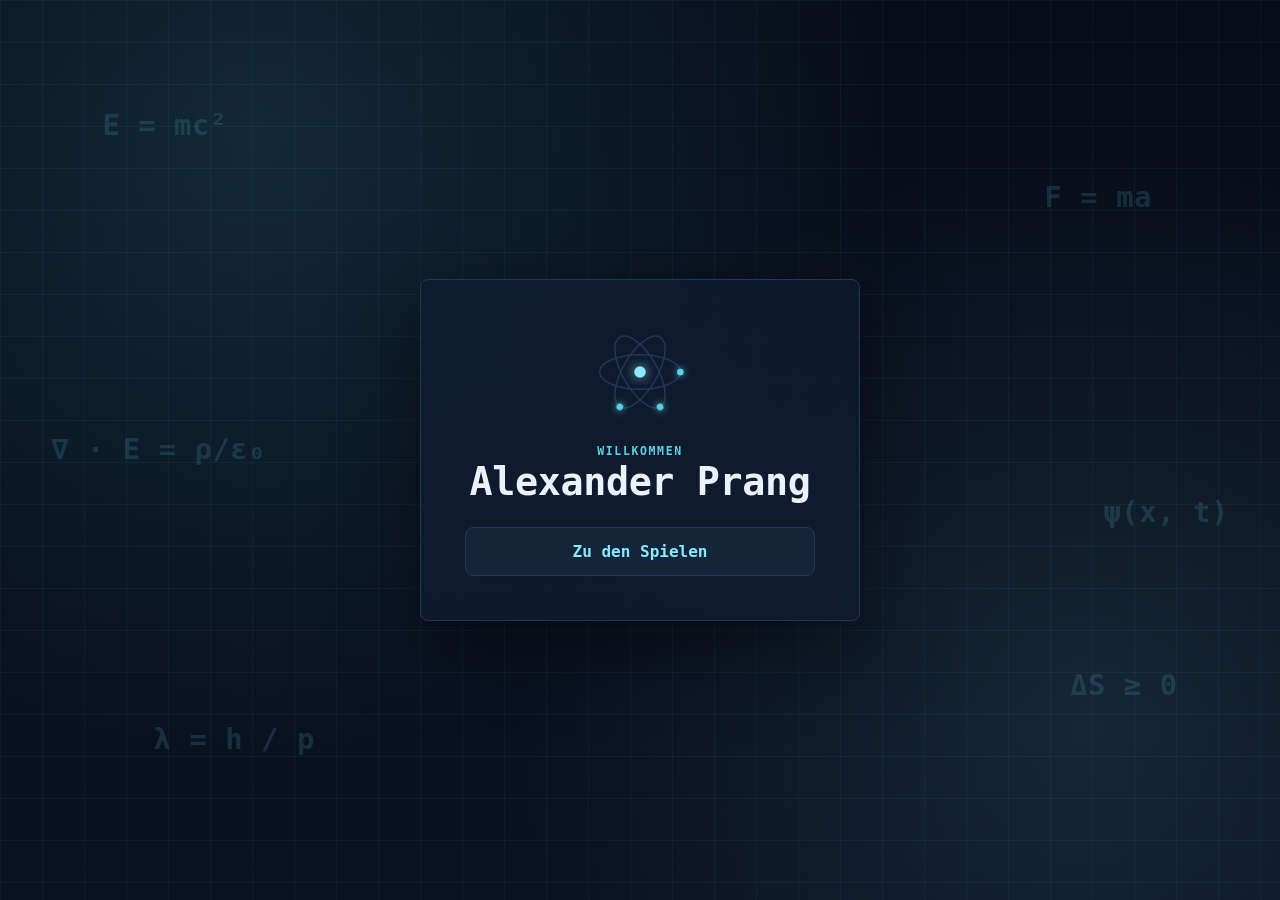
<file: index.html>
<!doctype html>
<html lang="de">
  <head>
    <meta charset="utf-8" />
    <meta name="viewport" content="width=device-width, initial-scale=1" />
    <title>Alexander Prang</title>
    <style>
      :root {
        color-scheme: dark;
        --ink: #eaf2ff;
        --muted: #7f93b8;
        --paper: #0a1120;
        --surface: #101b30;
        --line: #24365a;
        --accent: #5ad1e6;
        --accent-strong: #8be9ff;
        --shadow: 0 24px 80px rgba(0, 0, 0, 0.5);
      }

      * {
        box-sizing: border-box;
      }

      body {
        position: relative;
        display: grid;
        min-height: 100vh;
        margin: 0;
        padding: 32px;
        place-items: center;
        overflow: hidden;
        color: var(--ink);
        font-family:
          "JetBrains Mono", "SFMono-Regular", ui-monospace, Menlo, Consolas, monospace;
        background:
          radial-gradient(circle at 20% 15%, rgba(90, 209, 230, 0.14), transparent 40rem),
          radial-gradient(circle at 85% 80%, rgba(139, 233, 255, 0.1), transparent 36rem),
          linear-gradient(180deg, #070c18 0%, var(--paper) 100%);
      }

      .grid-overlay {
        position: absolute;
        inset: 0;
        pointer-events: none;
        background-image:
          linear-gradient(rgba(90, 209, 230, 0.06) 1px, transparent 1px),
          linear-gradient(90deg, rgba(90, 209, 230, 0.06) 1px, transparent 1px);
        background-size: 42px 42px;
      }

      .formula {
        position: absolute;
        color: var(--accent);
        opacity: 0.16;
        font-size: clamp(1.1rem, 2.4vw, 1.8rem);
        font-weight: 600;
        letter-spacing: 0.02em;
        pointer-events: none;
        user-select: none;
      }

      .card {
        position: relative;
        z-index: 1;
        width: min(440px, 100%);
        padding: clamp(28px, 5vw, 44px);
        text-align: center;
        border: 1px solid var(--line);
        border-radius: 8px;
        background: rgba(16, 27, 48, 0.82);
        backdrop-filter: blur(6px);
        box-shadow: var(--shadow);
      }

      .atom {
        width: 96px;
        height: 96px;
        margin: 0 auto 20px;
        overflow: visible;
      }

      .atom .nucleus {
        fill: var(--accent-strong);
        filter: drop-shadow(0 0 6px rgba(139, 233, 255, 0.8));
      }

      .atom .orbit {
        fill: none;
        stroke: var(--line);
        stroke-width: 1.5;
      }

      .atom .electron {
        fill: var(--accent);
        filter: drop-shadow(0 0 4px rgba(90, 209, 230, 0.9));
      }

      .atom .orbit-group {
        transform-origin: 50px 50px;
        animation: spin 6s linear infinite;
      }

      .atom .orbit-group.o2 {
        animation-duration: 9s;
        animation-direction: reverse;
      }

      .atom .orbit-group.o3 {
        animation-duration: 13s;
      }

      @keyframes spin {
        to {
          transform: rotate(360deg);
        }
      }

      .eyebrow {
        margin: 0 0 4px;
        color: var(--accent);
        font-size: 0.72rem;
        font-weight: 700;
        letter-spacing: 0.14em;
        text-transform: uppercase;
      }

      h1 {
        margin: 0 0 24px;
        font-size: clamp(1.7rem, 5vw, 2.4rem);
        line-height: 1.05;
        letter-spacing: -0.01em;
      }

      nav {
        display: grid;
        gap: 12px;
      }

      .menu-link {
        padding: 14px 20px;
        border: 1px solid var(--line);
        border-radius: 8px;
        color: var(--accent-strong);
        text-decoration: none;
        font-weight: 700;
        background: rgba(90, 209, 230, 0.06);
        transition:
          transform 160ms ease,
          border-color 160ms ease,
          background 160ms ease;
      }

      .menu-link:hover {
        transform: translateY(-1px);
        border-color: var(--accent);
        background: rgba(90, 209, 230, 0.14);
      }

      @media (max-width: 480px) {
        .formula {
          display: none;
        }
      }
    </style>
  </head>
  <body>
    <div class="grid-overlay" aria-hidden="true"></div>

    <span class="formula" style="top: 12%; left: 8%;" aria-hidden="true">E = mc²</span>
    <span class="formula" style="top: 20%; right: 10%;" aria-hidden="true">F = ma</span>
    <span class="formula" style="bottom: 16%; left: 12%;" aria-hidden="true">λ = h / p</span>
    <span class="formula" style="bottom: 22%; right: 8%;" aria-hidden="true">ΔS ≥ 0</span>
    <span class="formula" style="top: 48%; left: 4%;" aria-hidden="true">∇ · E = ρ/ε₀</span>
    <span class="formula" style="top: 55%; right: 4%;" aria-hidden="true">ψ(x, t)</span>

    <div class="card">
      <svg class="atom" viewBox="0 0 100 100" aria-hidden="true">
        <g class="orbit-group o1">
          <ellipse class="orbit" cx="50" cy="50" rx="42" ry="18" />
          <circle class="electron" cx="92" cy="50" r="3.5" />
        </g>
        <g class="orbit-group o2">
          <ellipse class="orbit" cx="50" cy="50" rx="42" ry="18" transform="rotate(60 50 50)" />
          <circle class="electron" cx="50" cy="50" r="3.5" transform="rotate(60 50 50) translate(42 0)" />
        </g>
        <g class="orbit-group o3">
          <ellipse class="orbit" cx="50" cy="50" rx="42" ry="18" transform="rotate(120 50 50)" />
          <circle class="electron" cx="50" cy="50" r="3.5" transform="rotate(120 50 50) translate(42 0)" />
        </g>
        <circle class="nucleus" cx="50" cy="50" r="6" />
      </svg>

      <p class="eyebrow">Willkommen</p>
      <h1>Alexander Prang</h1>

      <nav aria-label="Menü">
        <a class="menu-link" href="/games/">Zu den Spielen</a>
      </nav>
    </div>
  </body>
</html>
</file>
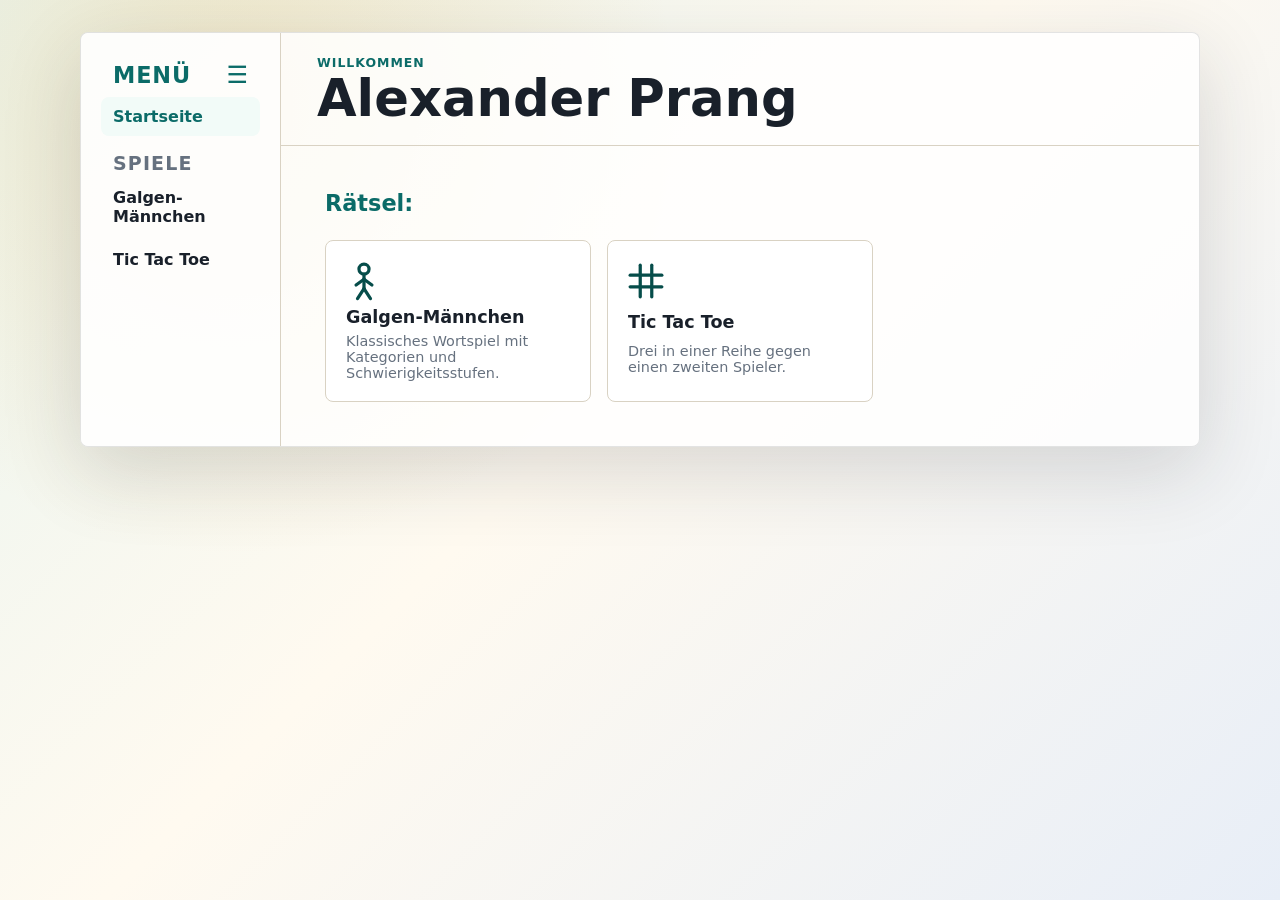
<file: games/index.html>
<!doctype html>
<html lang="de">
  <head>
    <meta charset="utf-8" />
    <meta name="viewport" content="width=device-width, initial-scale=1" />
    <title>Alexander Prang</title>
    <link rel="stylesheet" href="styles.css" />
  </head>
  <body>
    <main class="game-shell">
      <section class="stage">
        <nav class="side-menu" aria-label="Menü">
          <h2 class="side-menu-title">Menü <span aria-hidden="true">☰</span></h2>
          <a class="side-menu-link is-current" href="index.html">Startseite</a>

          <h3 class="side-menu-group">Spiele</h3>
          <a class="side-menu-link" href="galgenmaennchen.html">Galgen-Männchen</a>
          <a class="side-menu-link" href="tictactoe.html">Tic Tac Toe</a>
        </nav>

        <div class="stage-main">
          <div class="topbar">
            <div>
              <p class="eyebrow">Willkommen</p>
              <h1>Alexander Prang</h1>
            </div>
          </div>

          <div class="home-board">
            <h2 class="home-intro">Rätsel:</h2>

            <div class="home-grid">
              <a class="home-card" href="galgenmaennchen.html">
                <svg class="home-card-icon" viewBox="0 0 100 110" aria-hidden="true">
                  <circle cx="50" cy="22" r="14" />
                  <line x1="50" y1="36" x2="50" y2="76" />
                  <line x1="50" y1="50" x2="28" y2="66" />
                  <line x1="50" y1="50" x2="72" y2="66" />
                  <line x1="50" y1="76" x2="32" y2="104" />
                  <line x1="50" y1="76" x2="68" y2="104" />
                </svg>
                <span class="home-card-title">Galgen-Männchen</span>
                <span class="home-card-desc">Klassisches Wortspiel mit Kategorien und Schwierigkeitsstufen.</span>
              </a>

              <a class="home-card" href="tictactoe.html">
                <svg class="home-card-icon" viewBox="0 0 100 100" aria-hidden="true">
                  <line x1="34" y1="6" x2="34" y2="94" />
                  <line x1="66" y1="6" x2="66" y2="94" />
                  <line x1="6" y1="34" x2="94" y2="34" />
                  <line x1="6" y1="66" x2="94" y2="66" />
                </svg>
                <span class="home-card-title">Tic Tac Toe</span>
                <span class="home-card-desc">Drei in einer Reihe gegen einen zweiten Spieler.</span>
              </a>
            </div>
          </div>
        </div>
      </section>
    </main>
  </body>
</html>
</file>
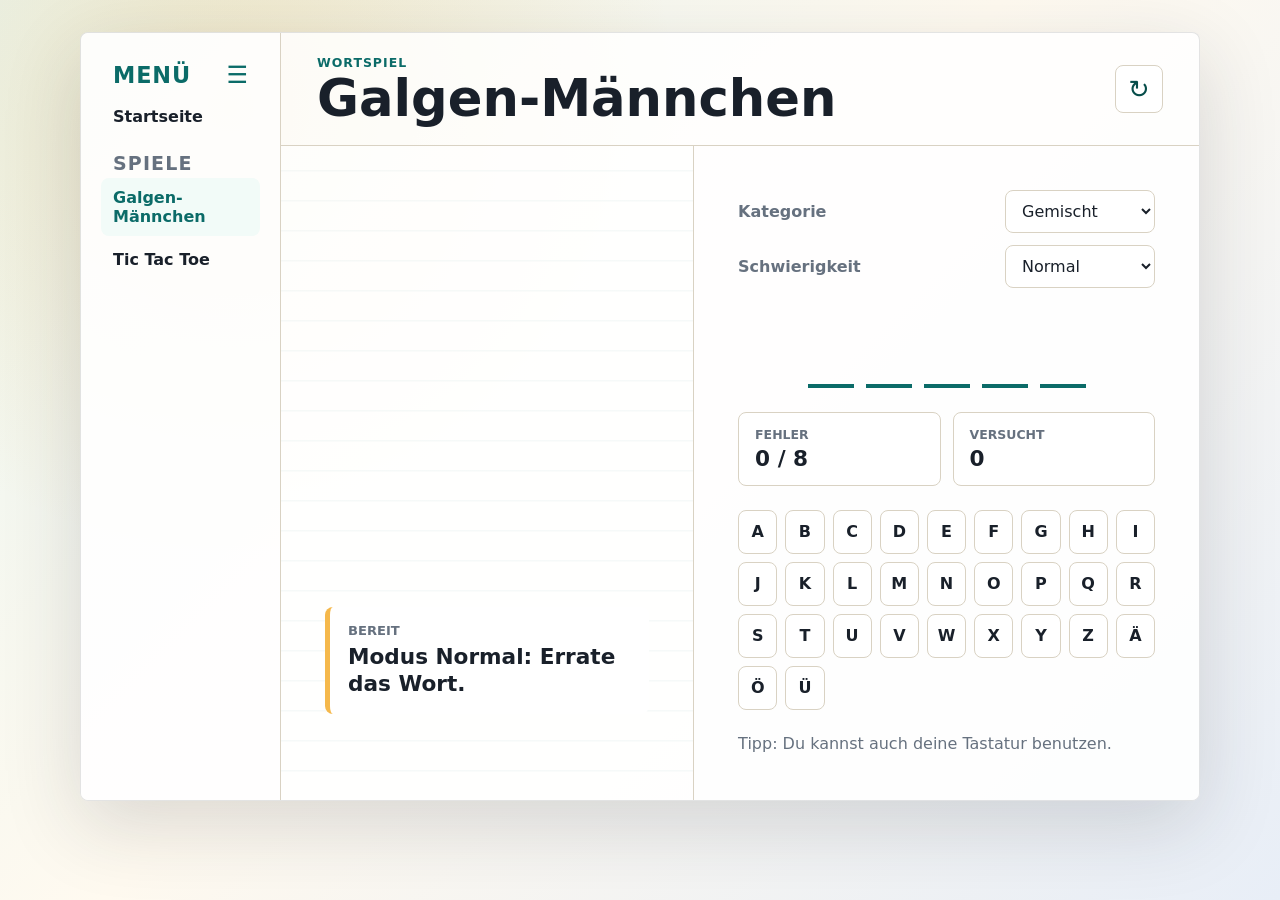
<file: galgenmaennchen.html>
<!doctype html>
<html lang="de">
  <head>
    <meta charset="utf-8" />
    <meta name="viewport" content="width=device-width, initial-scale=1" />
    <title>Galgen-Männchen</title>
    <link rel="stylesheet" href="styles.css" />
  </head>
  <body>
    <main class="game-shell" aria-labelledby="game-title">
      <section class="stage" aria-label="Galgen-Männchen Spielfläche">
        <nav class="side-menu" aria-label="Menü">
          <h2 class="side-menu-title">Menü <span aria-hidden="true">☰</span></h2>
          <a class="side-menu-link" href="index.html">Startseite</a>

          <h3 class="side-menu-group">Spiele</h3>
          <a class="side-menu-link is-current" href="galgenmaennchen.html">Galgen-Männchen</a>
          <a class="side-menu-link" href="tictactoe.html">Tic Tac Toe</a>
        </nav>

        <div class="stage-main">
          <div class="topbar">
            <div>
              <p class="eyebrow">Wortspiel</p>
              <h1 id="game-title">Galgen-Männchen</h1>
            </div>
            <button class="icon-button" id="new-round" type="button" aria-label="Neue Runde" title="Neue Runde">
              ↻
            </button>
          </div>

          <div class="game-board">
            <div class="drawing-panel">
              <div class="fail-sticker" id="fail-sticker" aria-hidden="true">Fail</div>
              <div class="success-sticker" id="success-sticker" aria-hidden="true">Win</div>

              <svg class="hangman" viewBox="0 0 240 260" role="img" aria-labelledby="drawing-title">
                <title id="drawing-title">Galgenzeichnung</title>
                <line x1="30" y1="235" x2="210" y2="235" class="gallows" data-gallows-part="0" />
                <line x1="65" y1="235" x2="65" y2="30" class="gallows" data-gallows-part="1" />
                <line x1="64" y1="30" x2="168" y2="30" class="gallows" data-gallows-part="2" />
                <line x1="168" y1="30" x2="168" y2="62" class="gallows" data-gallows-part="3" />
                <line x1="65" y1="78" x2="112" y2="30" class="gallows brace" data-gallows-support />

                <circle cx="168" cy="86" r="23" class="body-part" data-part="0" />
                <line x1="168" y1="109" x2="168" y2="166" class="body-part" data-part="1" />
                <line x1="168" y1="126" x2="134" y2="149" class="body-part" data-part="2" />
                <line x1="168" y1="126" x2="202" y2="149" class="body-part" data-part="3" />
                <line x1="168" y1="166" x2="139" y2="207" class="body-part" data-part="4" />
                <line x1="168" y1="166" x2="197" y2="207" class="body-part" data-part="5" />
              </svg>

              <div class="status-card" aria-live="polite">
                <span id="status-label">Bereit</span>
                <strong id="status-text">Errate das Wort, bevor die Zeichnung komplett ist.</strong>
              </div>
            </div>

            <div class="play-panel">
              <div class="settings">
                <div class="controls">
                  <label for="category">Kategorie</label>
                  <select id="category">
                    <option value="all">Gemischt</option>
                    <option value="natur">Natur</option>
                    <option value="stadt">Stadt</option>
                    <option value="technik">Technik</option>
                    <option value="essen">Essen</option>
                  </select>
                </div>

                <div class="controls">
                  <label for="difficulty">Schwierigkeit</label>
                  <select id="difficulty">
                    <option value="easy">Einfach</option>
                    <option value="normal" selected>Normal</option>
                    <option value="hard">Schwer</option>
                  </select>
                </div>
              </div>

              <div class="word" id="word" aria-label="Gesuchtes Wort"></div>

              <div class="stats" aria-label="Spielstand">
                <div>
                  <span>Fehler</span>
                  <strong id="mistakes">0 / 6</strong>
                </div>
                <div>
                  <span>Versucht</span>
                  <strong id="attempts">0</strong>
                </div>
              </div>

              <div class="keyboard" id="keyboard" aria-label="Buchstabentastatur"></div>

              <p class="hint" id="hint">Tipp: Du kannst auch deine Tastatur benutzen.</p>
            </div>
          </div>
        </div>
      </section>
    </main>

    <script src="script.js"></script>
  </body>
</html>
</file>
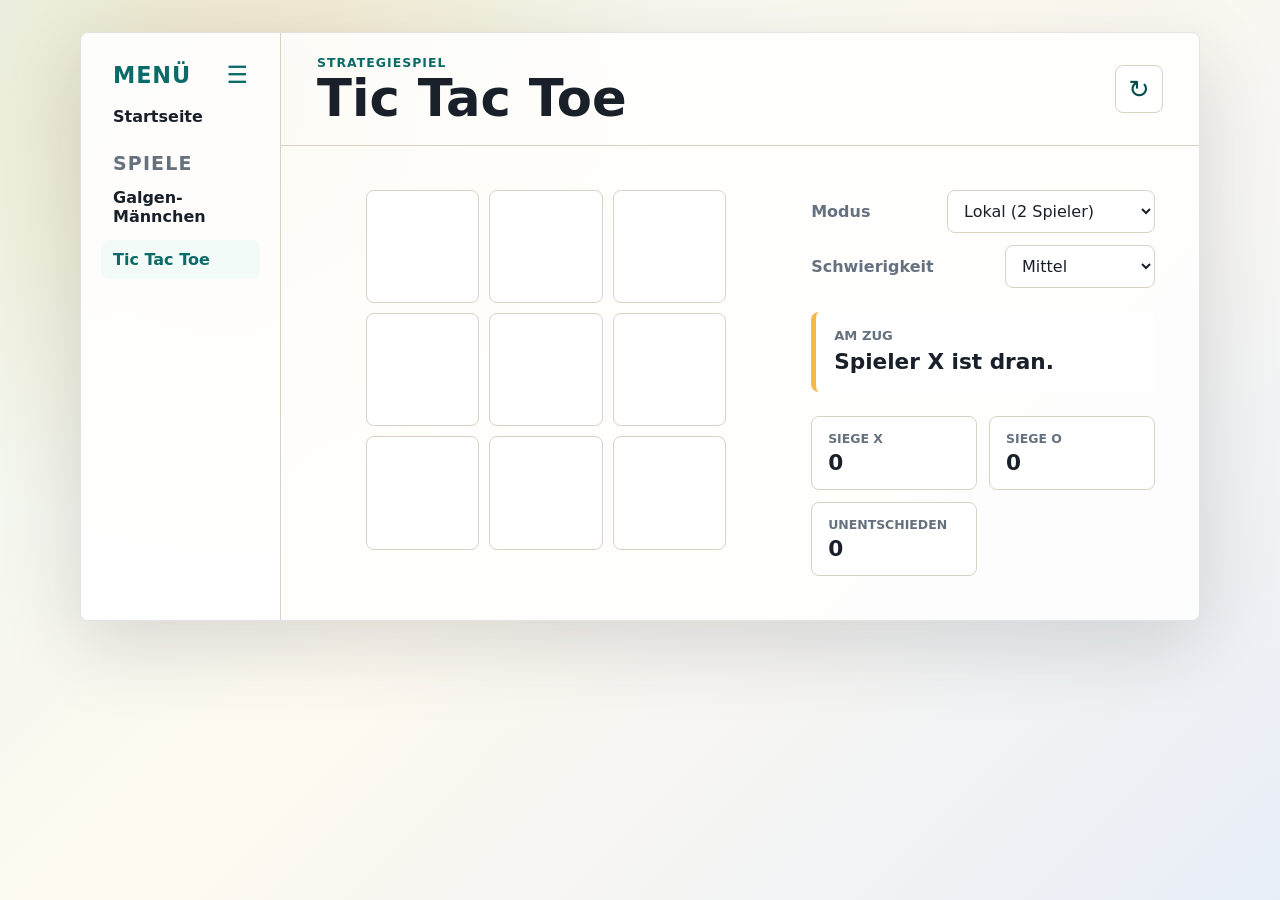
<file: tictactoe.html>
<!doctype html>
<html lang="de">
  <head>
    <meta charset="utf-8" />
    <meta name="viewport" content="width=device-width, initial-scale=1" />
    <title>Tic Tac Toe</title>
    <link rel="stylesheet" href="styles.css" />
  </head>
  <body>
    <main class="game-shell" aria-labelledby="game-title">
      <section class="stage" aria-label="Tic Tac Toe Spielfläche">
        <nav class="side-menu" aria-label="Menü">
          <h2 class="side-menu-title">Menü <span aria-hidden="true">☰</span></h2>
          <a class="side-menu-link" href="index.html">Startseite</a>

          <h3 class="side-menu-group">Spiele</h3>
          <a class="side-menu-link" href="galgenmaennchen.html">Galgen-Männchen</a>
          <a class="side-menu-link is-current" href="tictactoe.html">Tic Tac Toe</a>
        </nav>

        <div class="stage-main">
          <div class="topbar">
            <div>
              <p class="eyebrow">Strategiespiel</p>
              <h1 id="game-title">Tic Tac Toe</h1>
            </div>
            <button class="icon-button" id="new-round" type="button" aria-label="Neue Runde" title="Neue Runde">
              ↻
            </button>
          </div>

          <div class="ttt-board-area">
            <div class="ttt-board" id="board" aria-label="Spielfeld">
              <button class="ttt-cell" type="button" data-index="0" aria-label="Feld 1"></button>
              <button class="ttt-cell" type="button" data-index="1" aria-label="Feld 2"></button>
              <button class="ttt-cell" type="button" data-index="2" aria-label="Feld 3"></button>
              <button class="ttt-cell" type="button" data-index="3" aria-label="Feld 4"></button>
              <button class="ttt-cell" type="button" data-index="4" aria-label="Feld 5"></button>
              <button class="ttt-cell" type="button" data-index="5" aria-label="Feld 6"></button>
              <button class="ttt-cell" type="button" data-index="6" aria-label="Feld 7"></button>
              <button class="ttt-cell" type="button" data-index="7" aria-label="Feld 8"></button>
              <button class="ttt-cell" type="button" data-index="8" aria-label="Feld 9"></button>
            </div>

            <div class="ttt-side">
              <div class="settings">
                <div class="controls">
                  <label for="mode">Modus</label>
                  <select id="mode">
                    <option value="local" selected>Lokal (2 Spieler)</option>
                    <option value="computer">Gegen Computer</option>
                  </select>
                </div>

                <div class="controls" id="difficulty-control" hidden>
                  <label for="difficulty">Schwierigkeit</label>
                  <select id="difficulty">
                    <option value="easy">Einfach</option>
                    <option value="medium" selected>Mittel</option>
                    <option value="hard">Schwer</option>
                  </select>
                </div>
              </div>

              <div class="status-card" aria-live="polite">
                <span id="status-label">Am Zug</span>
                <strong id="status-text">Spieler X ist dran.</strong>
              </div>

              <div class="stats" aria-label="Spielstand">
                <div>
                  <span>Siege X</span>
                  <strong id="score-x">0</strong>
                </div>
                <div>
                  <span>Siege O</span>
                  <strong id="score-o">0</strong>
                </div>
                <div>
                  <span>Unentschieden</span>
                  <strong id="score-draw">0</strong>
                </div>
              </div>
            </div>
          </div>
        </div>
      </section>
    </main>

    <script src="tictactoe.js"></script>
  </body>
</html>
</file>
<file: games/styles.css>
:root {
  color-scheme: light;
  --ink: #19202a;
  --muted: #66717f;
  --paper: #fffaf0;
  --surface: #ffffff;
  --line: #d9d2c3;
  --accent: #0b6b68;
  --accent-strong: #064d4a;
  --sun: #f5b84b;
  --danger: #be3a34;
  --success: #26724f;
  --shadow: 0 24px 80px rgba(31, 39, 49, 0.16);
}

* {
  box-sizing: border-box;
}

body {
  min-height: 100vh;
  margin: 0;
  color: var(--ink);
  font-family:
    Inter, ui-sans-serif, system-ui, -apple-system, BlinkMacSystemFont, "Segoe UI",
    sans-serif;
  background:
    radial-gradient(circle at 18% 12%, rgba(245, 184, 75, 0.24), transparent 28rem),
    linear-gradient(135deg, #e9f4ef 0%, var(--paper) 46%, #e8eef7 100%);
}

button,
select {
  font: inherit;
}

.game-shell {
  display: grid;
  min-height: 100vh;
  padding: 32px;
  align-items: start;
  justify-items: center;
}

.stage {
  display: grid;
  grid-template-columns: 200px minmax(0, 1fr);
  width: min(1120px, 100%);
  overflow: hidden;
  border: 1px solid rgba(25, 32, 42, 0.12);
  border-radius: 8px;
  background: rgba(255, 255, 255, 0.82);
  box-shadow: var(--shadow);
}

.side-menu {
  display: grid;
  align-content: start;
  gap: 4px;
  padding: 28px 20px;
  border-right: 1px solid var(--line);
  background: rgba(255, 255, 255, 0.55);
}

.side-menu-title {
  display: flex;
  align-items: center;
  justify-content: space-between;
  gap: 8px;
  margin: 0 0 4px;
  padding: 0 12px;
  color: var(--accent);
  font-size: 1.4rem;
  font-weight: 800;
  letter-spacing: 0.04em;
  text-transform: uppercase;
}

.side-menu-title span {
  font-size: 1.5rem;
  letter-spacing: normal;
  text-transform: none;
}

.side-menu-group {
  margin: 12px 0 0;
  padding: 0 12px;
  color: var(--muted);
  font-size: 19px;
  font-weight: 800;
  letter-spacing: 0.06em;
  text-transform: uppercase;
}

.side-menu-link {
  padding: 10px 12px;
  border-radius: 8px;
  color: var(--ink);
  text-decoration: none;
  font-weight: 700;
  font-size: 16px;
}

.side-menu-link:hover {
  background: #f2fbf8;
  color: var(--accent-strong);
}

.side-menu-link.is-current {
  color: var(--accent);
  background: #f2fbf8;
}

.stage-main {
  min-width: 0;
}

.topbar {
  display: flex;
  align-items: center;
  justify-content: space-between;
  gap: 18px;
  padding: 22px clamp(22px, 3vw, 36px);
  border-bottom: 1px solid var(--line);
}

.eyebrow {
  margin: 0 0 4px;
  color: var(--accent);
  font-size: 0.78rem;
  font-weight: 800;
  letter-spacing: 0.08em;
  text-transform: uppercase;
}

h1 {
  margin: 0;
  font-size: clamp(2rem, 4vw, 3.9rem);
  line-height: 0.95;
}

.icon-button {
  display: grid;
  width: 48px;
  height: 48px;
  flex: 0 0 auto;
  place-items: center;
  border: 1px solid var(--line);
  border-radius: 8px;
  color: var(--accent-strong);
  background: var(--surface);
  cursor: pointer;
  text-decoration: none;
  font-size: 1.6rem;
  transition:
    transform 160ms ease,
    border-color 160ms ease,
    background 160ms ease;
}

.icon-button:hover {
  transform: translateY(-1px);
  border-color: var(--accent);
  background: #f2fbf8;
}

.home-board {
  display: grid;
  gap: 24px;
  padding: clamp(22px, 4vw, 44px);
}

.home-intro {
  margin: 0;
  color: var(--accent);
  font-size: 1.4rem;
}

.home-grid {
  display: grid;
  grid-template-columns: repeat(auto-fill, minmax(220px, 1fr));
  gap: 16px;
}

.home-card {
  display: grid;
  gap: 6px;
  border: 1px solid var(--line);
  border-radius: 8px;
  padding: 20px;
  color: var(--ink);
  background: var(--surface);
  text-decoration: none;
  transition:
    transform 160ms ease,
    border-color 160ms ease,
    box-shadow 160ms ease;
}

.home-card:hover {
  transform: translateY(-2px);
  border-color: var(--accent);
  box-shadow: 0 10px 24px rgba(11, 107, 104, 0.14);
}

.home-card-icon {
  width: 36px;
  height: 40px;
  fill: none;
  stroke: var(--accent-strong);
  stroke-linecap: round;
  stroke-linejoin: round;
  stroke-width: 9;
}

.home-card-title {
  font-weight: 900;
  font-size: 1.1rem;
}

.home-card-desc {
  color: var(--muted);
  font-size: 0.9rem;
}

.game-board {
  display: grid;
  grid-template-columns: minmax(280px, 0.9fr) minmax(320px, 1.1fr);
  min-height: 520px;
}

.drawing-panel,
.play-panel {
  padding: clamp(22px, 4vw, 44px);
}

.drawing-panel {
  position: relative;
  display: grid;
  align-content: center;
  gap: 24px;
  border-right: 1px solid var(--line);
  background:
    linear-gradient(rgba(255, 255, 255, 0.55), rgba(255, 255, 255, 0.55)),
    repeating-linear-gradient(0deg, transparent 0 28px, rgba(11, 107, 104, 0.08) 29px 30px);
}

.fail-sticker,
.success-sticker {
  position: absolute;
  top: 34px;
  right: 34px;
  z-index: 2;
  rotate: 12deg;
  scale: 0.82;
  opacity: 0;
  border: 5px solid var(--danger);
  border-radius: 8px;
  padding: 8px 16px 10px;
  color: var(--danger);
  background: #ffffff;
  box-shadow: 0 10px 24px rgba(190, 58, 52, 0.22);
  font-size: clamp(1.5rem, 4vw, 2.5rem);
  font-weight: 950;
  line-height: 1;
  pointer-events: none;
  text-transform: uppercase;
  transition:
    opacity 180ms ease,
    scale 180ms ease,
    rotate 180ms ease;
}

.fail-sticker {
  border-color: var(--danger);
  color: var(--danger);
  box-shadow: 0 10px 24px rgba(190, 58, 52, 0.22);
}

.success-sticker {
  display: grid;
  width: clamp(68px, 10vw, 96px);
  height: clamp(68px, 10vw, 96px);
  place-items: center;
  border-color: var(--success);
  border-radius: 50%;
  color: var(--success);
  box-shadow: 0 10px 24px rgba(38, 114, 79, 0.22);
  font-size: clamp(2.4rem, 6vw, 4rem);
}

.stage.is-lost .fail-sticker {
  opacity: 1;
  rotate: -8deg;
  scale: 1;
}

.stage.is-won .success-sticker {
  opacity: 1;
  rotate: -8deg;
  scale: 1;
}

.hangman {
  width: min(100%, 360px);
  margin-inline: auto;
  aspect-ratio: 12 / 13;
}

.gallows,
.body-part {
  fill: none;
  stroke-linecap: round;
  stroke-linejoin: round;
  stroke-width: 9;
}

.gallows {
  stroke: #4b5563;
}

.stage.is-building-gallows .gallows {
  opacity: 0;
  transform: scale(0.98);
  transform-origin: center;
  transition:
    opacity 180ms ease,
    transform 180ms ease;
}

.stage.is-building-gallows .gallows.is-visible {
  opacity: 1;
  transform: scale(1);
}

.brace {
  stroke-width: 7;
}

.body-part {
  opacity: 0;
  stroke: #4b5563;
  transform: scale(0.95);
  transform-origin: center;
  transition:
    opacity 180ms ease,
    transform 180ms ease;
}

.body-part.is-visible {
  opacity: 1;
  transform: scale(1);
}

.status-card {
  border-left: 5px solid var(--sun);
  border-radius: 8px;
  padding: 16px 18px;
  background: var(--surface);
}

.status-card span {
  display: block;
  margin-bottom: 6px;
  color: var(--muted);
  font-size: 0.82rem;
  font-weight: 800;
  text-transform: uppercase;
}

.status-card strong {
  display: block;
  font-size: clamp(1.05rem, 2vw, 1.35rem);
  line-height: 1.25;
}

.play-panel {
  display: grid;
  align-content: center;
  gap: 24px;
  background: rgba(255, 255, 255, 0.52);
}

.settings {
  display: grid;
  gap: 12px;
}

.controls {
  display: flex;
  align-items: center;
  justify-content: space-between;
  gap: 14px;
}

.controls label {
  color: var(--muted);
  font-weight: 800;
}

select {
  min-width: 150px;
  border: 1px solid var(--line);
  border-radius: 8px;
  padding: 10px 36px 10px 12px;
  color: var(--ink);
  background: var(--surface);
}

.word {
  display: flex;
  min-height: 76px;
  align-items: flex-end;
  justify-content: center;
  gap: clamp(6px, 1.2vw, 12px);
  flex-wrap: wrap;
}

.letter-slot {
  display: grid;
  min-width: clamp(26px, 5vw, 46px);
  height: clamp(44px, 8vw, 64px);
  place-items: center;
  border-bottom: 4px solid var(--accent);
  font-size: clamp(1.5rem, 4vw, 2.5rem);
  font-weight: 900;
  text-transform: uppercase;
}

.stats {
  display: grid;
  grid-template-columns: repeat(2, minmax(0, 1fr));
  gap: 12px;
}

.stats div {
  border: 1px solid var(--line);
  border-radius: 8px;
  padding: 14px 16px;
  background: var(--surface);
}

.stats span {
  display: block;
  color: var(--muted);
  font-size: 0.78rem;
  font-weight: 800;
  text-transform: uppercase;
}

.stats strong {
  display: block;
  margin-top: 4px;
  font-size: 1.35rem;
}

.keyboard {
  display: grid;
  grid-template-columns: repeat(9, minmax(0, 1fr));
  gap: 8px;
}

.key {
  min-width: 0;
  height: 44px;
  border: 1px solid var(--line);
  border-radius: 8px;
  color: var(--ink);
  background: var(--surface);
  cursor: pointer;
  font-weight: 900;
  transition:
    transform 120ms ease,
    border-color 120ms ease,
    background 120ms ease,
    color 120ms ease;
}

.key:hover:not(:disabled) {
  transform: translateY(-1px);
  border-color: var(--accent);
}

.key:disabled {
  cursor: not-allowed;
}

.key.is-correct {
  border-color: var(--success);
  color: #ffffff;
  background: var(--success);
}

.key.is-wrong {
  border-color: var(--danger);
  color: #ffffff;
  background: var(--danger);
}

.hint {
  min-height: 1.4em;
  margin: 0;
  color: var(--muted);
}

.stage.is-won .status-card {
  border-left-color: var(--success);
}

.stage.is-lost .status-card {
  border-left-color: var(--danger);
}

.ttt-board-area {
  display: grid;
  grid-template-columns: minmax(280px, 0.9fr) minmax(240px, 0.7fr);
  gap: clamp(22px, 4vw, 44px);
  padding: clamp(22px, 4vw, 44px);
}

.ttt-board {
  display: grid;
  grid-template-columns: repeat(3, 1fr);
  gap: 10px;
  width: 100%;
  max-width: 360px;
  aspect-ratio: 1;
  margin-inline: auto;
}

.ttt-cell {
  display: grid;
  aspect-ratio: 1;
  place-items: center;
  border: 1px solid var(--line);
  border-radius: 8px;
  color: var(--ink);
  background: var(--surface);
  cursor: pointer;
  font-size: clamp(2rem, 6vw, 3rem);
  font-weight: 900;
  transition:
    transform 120ms ease,
    border-color 120ms ease,
    background 120ms ease;
}

.ttt-cell:hover:not(:disabled) {
  transform: translateY(-1px);
  border-color: var(--accent);
}

.ttt-cell:disabled {
  cursor: not-allowed;
}

.ttt-cell.is-x {
  color: var(--accent);
}

.ttt-cell.is-o {
  color: var(--danger);
}

.ttt-cell.is-winning {
  border-color: var(--success);
  background: #f2fbf8;
}

.ttt-side {
  display: grid;
  align-content: start;
  gap: 24px;
}

@media (max-width: 780px) {
  .ttt-board-area {
    grid-template-columns: 1fr;
  }

  .game-shell {
    padding: 16px;
  }

  .stage {
    grid-template-columns: 1fr;
  }

  .side-menu {
    grid-auto-flow: column;
    justify-content: start;
    gap: 8px;
    border-right: 0;
    border-bottom: 1px solid var(--line);
  }

  .side-menu-title {
    display: none;
  }

  .topbar {
    padding: 22px;
  }

  .game-board {
    grid-template-columns: 1fr;
  }

  .drawing-panel {
    border-right: 0;
    border-bottom: 1px solid var(--line);
  }

  .keyboard {
    grid-template-columns: repeat(6, minmax(0, 1fr));
  }
}

@media (max-width: 440px) {
  .stats {
    grid-template-columns: 1fr;
  }

  .controls {
    display: grid;
    align-items: stretch;
  }

  select {
    width: 100%;
  }

  .keyboard {
    grid-template-columns: repeat(5, minmax(0, 1fr));
  }
}
</file>
<file: styles.css>
:root {
  color-scheme: light;
  --ink: #19202a;
  --muted: #66717f;
  --paper: #fffaf0;
  --surface: #ffffff;
  --line: #d9d2c3;
  --accent: #0b6b68;
  --accent-strong: #064d4a;
  --sun: #f5b84b;
  --danger: #be3a34;
  --success: #26724f;
  --shadow: 0 24px 80px rgba(31, 39, 49, 0.16);
}

* {
  box-sizing: border-box;
}

body {
  min-height: 100vh;
  margin: 0;
  color: var(--ink);
  font-family:
    Inter, ui-sans-serif, system-ui, -apple-system, BlinkMacSystemFont, "Segoe UI",
    sans-serif;
  background:
    radial-gradient(circle at 18% 12%, rgba(245, 184, 75, 0.24), transparent 28rem),
    linear-gradient(135deg, #e9f4ef 0%, var(--paper) 46%, #e8eef7 100%);
}

button,
select {
  font: inherit;
}

.game-shell {
  display: grid;
  min-height: 100vh;
  padding: 32px;
  align-items: start;
  justify-items: center;
}

.stage {
  display: grid;
  grid-template-columns: 200px minmax(0, 1fr);
  width: min(1120px, 100%);
  overflow: hidden;
  border: 1px solid rgba(25, 32, 42, 0.12);
  border-radius: 8px;
  background: rgba(255, 255, 255, 0.82);
  box-shadow: var(--shadow);
}

.side-menu {
  display: grid;
  align-content: start;
  gap: 4px;
  padding: 28px 20px;
  border-right: 1px solid var(--line);
  background: rgba(255, 255, 255, 0.55);
}

.side-menu-title {
  display: flex;
  align-items: center;
  justify-content: space-between;
  gap: 8px;
  margin: 0 0 4px;
  padding: 0 12px;
  color: var(--accent);
  font-size: 1.4rem;
  font-weight: 800;
  letter-spacing: 0.04em;
  text-transform: uppercase;
}

.side-menu-title span {
  font-size: 1.5rem;
  letter-spacing: normal;
  text-transform: none;
}

.side-menu-group {
  margin: 12px 0 0;
  padding: 0 12px;
  color: var(--muted);
  font-size: 19px;
  font-weight: 800;
  letter-spacing: 0.06em;
  text-transform: uppercase;
}

.side-menu-link {
  padding: 10px 12px;
  border-radius: 8px;
  color: var(--ink);
  text-decoration: none;
  font-weight: 700;
  font-size: 16px;
}

.side-menu-link:hover {
  background: #f2fbf8;
  color: var(--accent-strong);
}

.side-menu-link.is-current {
  color: var(--accent);
  background: #f2fbf8;
}

.stage-main {
  min-width: 0;
}

.topbar {
  display: flex;
  align-items: center;
  justify-content: space-between;
  gap: 18px;
  padding: 22px clamp(22px, 3vw, 36px);
  border-bottom: 1px solid var(--line);
}

.eyebrow {
  margin: 0 0 4px;
  color: var(--accent);
  font-size: 0.78rem;
  font-weight: 800;
  letter-spacing: 0.08em;
  text-transform: uppercase;
}

h1 {
  margin: 0;
  font-size: clamp(2rem, 4vw, 3.9rem);
  line-height: 0.95;
}

.icon-button {
  display: grid;
  width: 48px;
  height: 48px;
  flex: 0 0 auto;
  place-items: center;
  border: 1px solid var(--line);
  border-radius: 8px;
  color: var(--accent-strong);
  background: var(--surface);
  cursor: pointer;
  text-decoration: none;
  font-size: 1.6rem;
  transition:
    transform 160ms ease,
    border-color 160ms ease,
    background 160ms ease;
}

.icon-button:hover {
  transform: translateY(-1px);
  border-color: var(--accent);
  background: #f2fbf8;
}

.home-board {
  display: grid;
  gap: 24px;
  padding: clamp(22px, 4vw, 44px);
}

.home-intro {
  margin: 0;
  color: var(--accent);
  font-size: 1.4rem;
}

.home-grid {
  display: grid;
  grid-template-columns: repeat(auto-fill, minmax(220px, 1fr));
  gap: 16px;
}

.home-card {
  display: grid;
  gap: 6px;
  border: 1px solid var(--line);
  border-radius: 8px;
  padding: 20px;
  color: var(--ink);
  background: var(--surface);
  text-decoration: none;
  transition:
    transform 160ms ease,
    border-color 160ms ease,
    box-shadow 160ms ease;
}

.home-card:hover {
  transform: translateY(-2px);
  border-color: var(--accent);
  box-shadow: 0 10px 24px rgba(11, 107, 104, 0.14);
}

.home-card-icon {
  width: 36px;
  height: 40px;
  fill: none;
  stroke: var(--accent-strong);
  stroke-linecap: round;
  stroke-linejoin: round;
  stroke-width: 9;
}

.home-card-title {
  font-weight: 900;
  font-size: 1.1rem;
}

.home-card-desc {
  color: var(--muted);
  font-size: 0.9rem;
}

.game-board {
  display: grid;
  grid-template-columns: minmax(280px, 0.9fr) minmax(320px, 1.1fr);
  min-height: 520px;
}

.drawing-panel,
.play-panel {
  padding: clamp(22px, 4vw, 44px);
}

.drawing-panel {
  position: relative;
  display: grid;
  align-content: center;
  gap: 24px;
  border-right: 1px solid var(--line);
  background:
    linear-gradient(rgba(255, 255, 255, 0.55), rgba(255, 255, 255, 0.55)),
    repeating-linear-gradient(0deg, transparent 0 28px, rgba(11, 107, 104, 0.08) 29px 30px);
}

.fail-sticker,
.success-sticker {
  position: absolute;
  top: 34px;
  right: 34px;
  z-index: 2;
  rotate: 12deg;
  scale: 0.82;
  opacity: 0;
  border: 5px solid var(--danger);
  border-radius: 8px;
  padding: 8px 16px 10px;
  color: var(--danger);
  background: #ffffff;
  box-shadow: 0 10px 24px rgba(190, 58, 52, 0.22);
  font-size: clamp(1.5rem, 4vw, 2.5rem);
  font-weight: 950;
  line-height: 1;
  pointer-events: none;
  text-transform: uppercase;
  transition:
    opacity 180ms ease,
    scale 180ms ease,
    rotate 180ms ease;
}

.fail-sticker {
  border-color: var(--danger);
  color: var(--danger);
  box-shadow: 0 10px 24px rgba(190, 58, 52, 0.22);
}

.success-sticker {
  display: grid;
  width: clamp(68px, 10vw, 96px);
  height: clamp(68px, 10vw, 96px);
  place-items: center;
  border-color: var(--success);
  border-radius: 50%;
  color: var(--success);
  box-shadow: 0 10px 24px rgba(38, 114, 79, 0.22);
  font-size: clamp(2.4rem, 6vw, 4rem);
}

.stage.is-lost .fail-sticker {
  opacity: 1;
  rotate: -8deg;
  scale: 1;
}

.stage.is-won .success-sticker {
  opacity: 1;
  rotate: -8deg;
  scale: 1;
}

.hangman {
  width: min(100%, 360px);
  margin-inline: auto;
  aspect-ratio: 12 / 13;
}

.gallows,
.body-part {
  fill: none;
  stroke-linecap: round;
  stroke-linejoin: round;
  stroke-width: 9;
}

.gallows {
  stroke: #4b5563;
}

.stage.is-building-gallows .gallows {
  opacity: 0;
  transform: scale(0.98);
  transform-origin: center;
  transition:
    opacity 180ms ease,
    transform 180ms ease;
}

.stage.is-building-gallows .gallows.is-visible {
  opacity: 1;
  transform: scale(1);
}

.brace {
  stroke-width: 7;
}

.body-part {
  opacity: 0;
  stroke: #4b5563;
  transform: scale(0.95);
  transform-origin: center;
  transition:
    opacity 180ms ease,
    transform 180ms ease;
}

.body-part.is-visible {
  opacity: 1;
  transform: scale(1);
}

.status-card {
  border-left: 5px solid var(--sun);
  border-radius: 8px;
  padding: 16px 18px;
  background: var(--surface);
}

.status-card span {
  display: block;
  margin-bottom: 6px;
  color: var(--muted);
  font-size: 0.82rem;
  font-weight: 800;
  text-transform: uppercase;
}

.status-card strong {
  display: block;
  font-size: clamp(1.05rem, 2vw, 1.35rem);
  line-height: 1.25;
}

.play-panel {
  display: grid;
  align-content: center;
  gap: 24px;
  background: rgba(255, 255, 255, 0.52);
}

.settings {
  display: grid;
  gap: 12px;
}

.controls {
  display: flex;
  align-items: center;
  justify-content: space-between;
  gap: 14px;
}

.controls label {
  color: var(--muted);
  font-weight: 800;
}

select {
  min-width: 150px;
  border: 1px solid var(--line);
  border-radius: 8px;
  padding: 10px 36px 10px 12px;
  color: var(--ink);
  background: var(--surface);
}

.word {
  display: flex;
  min-height: 76px;
  align-items: flex-end;
  justify-content: center;
  gap: clamp(6px, 1.2vw, 12px);
  flex-wrap: wrap;
}

.letter-slot {
  display: grid;
  min-width: clamp(26px, 5vw, 46px);
  height: clamp(44px, 8vw, 64px);
  place-items: center;
  border-bottom: 4px solid var(--accent);
  font-size: clamp(1.5rem, 4vw, 2.5rem);
  font-weight: 900;
  text-transform: uppercase;
}

.stats {
  display: grid;
  grid-template-columns: repeat(2, minmax(0, 1fr));
  gap: 12px;
}

.stats div {
  border: 1px solid var(--line);
  border-radius: 8px;
  padding: 14px 16px;
  background: var(--surface);
}

.stats span {
  display: block;
  color: var(--muted);
  font-size: 0.78rem;
  font-weight: 800;
  text-transform: uppercase;
}

.stats strong {
  display: block;
  margin-top: 4px;
  font-size: 1.35rem;
}

.keyboard {
  display: grid;
  grid-template-columns: repeat(9, minmax(0, 1fr));
  gap: 8px;
}

.key {
  min-width: 0;
  height: 44px;
  border: 1px solid var(--line);
  border-radius: 8px;
  color: var(--ink);
  background: var(--surface);
  cursor: pointer;
  font-weight: 900;
  transition:
    transform 120ms ease,
    border-color 120ms ease,
    background 120ms ease,
    color 120ms ease;
}

.key:hover:not(:disabled) {
  transform: translateY(-1px);
  border-color: var(--accent);
}

.key:disabled {
  cursor: not-allowed;
}

.key.is-correct {
  border-color: var(--success);
  color: #ffffff;
  background: var(--success);
}

.key.is-wrong {
  border-color: var(--danger);
  color: #ffffff;
  background: var(--danger);
}

.hint {
  min-height: 1.4em;
  margin: 0;
  color: var(--muted);
}

.stage.is-won .status-card {
  border-left-color: var(--success);
}

.stage.is-lost .status-card {
  border-left-color: var(--danger);
}

.ttt-board-area {
  display: grid;
  grid-template-columns: minmax(280px, 0.9fr) minmax(240px, 0.7fr);
  gap: clamp(22px, 4vw, 44px);
  padding: clamp(22px, 4vw, 44px);
}

.ttt-board {
  display: grid;
  grid-template-columns: repeat(3, 1fr);
  gap: 10px;
  width: 100%;
  max-width: 360px;
  aspect-ratio: 1;
  margin-inline: auto;
}

.ttt-cell {
  display: grid;
  aspect-ratio: 1;
  place-items: center;
  border: 1px solid var(--line);
  border-radius: 8px;
  color: var(--ink);
  background: var(--surface);
  cursor: pointer;
  font-size: clamp(2rem, 6vw, 3rem);
  font-weight: 900;
  transition:
    transform 120ms ease,
    border-color 120ms ease,
    background 120ms ease;
}

.ttt-cell:hover:not(:disabled) {
  transform: translateY(-1px);
  border-color: var(--accent);
}

.ttt-cell:disabled {
  cursor: not-allowed;
}

.ttt-cell.is-x {
  color: var(--accent);
}

.ttt-cell.is-o {
  color: var(--danger);
}

.ttt-cell.is-winning {
  border-color: var(--success);
  background: #f2fbf8;
}

.ttt-side {
  display: grid;
  align-content: start;
  gap: 24px;
}

@media (max-width: 780px) {
  .ttt-board-area {
    grid-template-columns: 1fr;
  }

  .game-shell {
    padding: 16px;
  }

  .stage {
    grid-template-columns: 1fr;
  }

  .side-menu {
    grid-auto-flow: column;
    justify-content: start;
    gap: 8px;
    border-right: 0;
    border-bottom: 1px solid var(--line);
  }

  .side-menu-title {
    display: none;
  }

  .topbar {
    padding: 22px;
  }

  .game-board {
    grid-template-columns: 1fr;
  }

  .drawing-panel {
    border-right: 0;
    border-bottom: 1px solid var(--line);
  }

  .keyboard {
    grid-template-columns: repeat(6, minmax(0, 1fr));
  }
}

@media (max-width: 440px) {
  .stats {
    grid-template-columns: 1fr;
  }

  .controls {
    display: grid;
    align-items: stretch;
  }

  select {
    width: 100%;
  }

  .keyboard {
    grid-template-columns: repeat(5, minmax(0, 1fr));
  }
}
</file>
